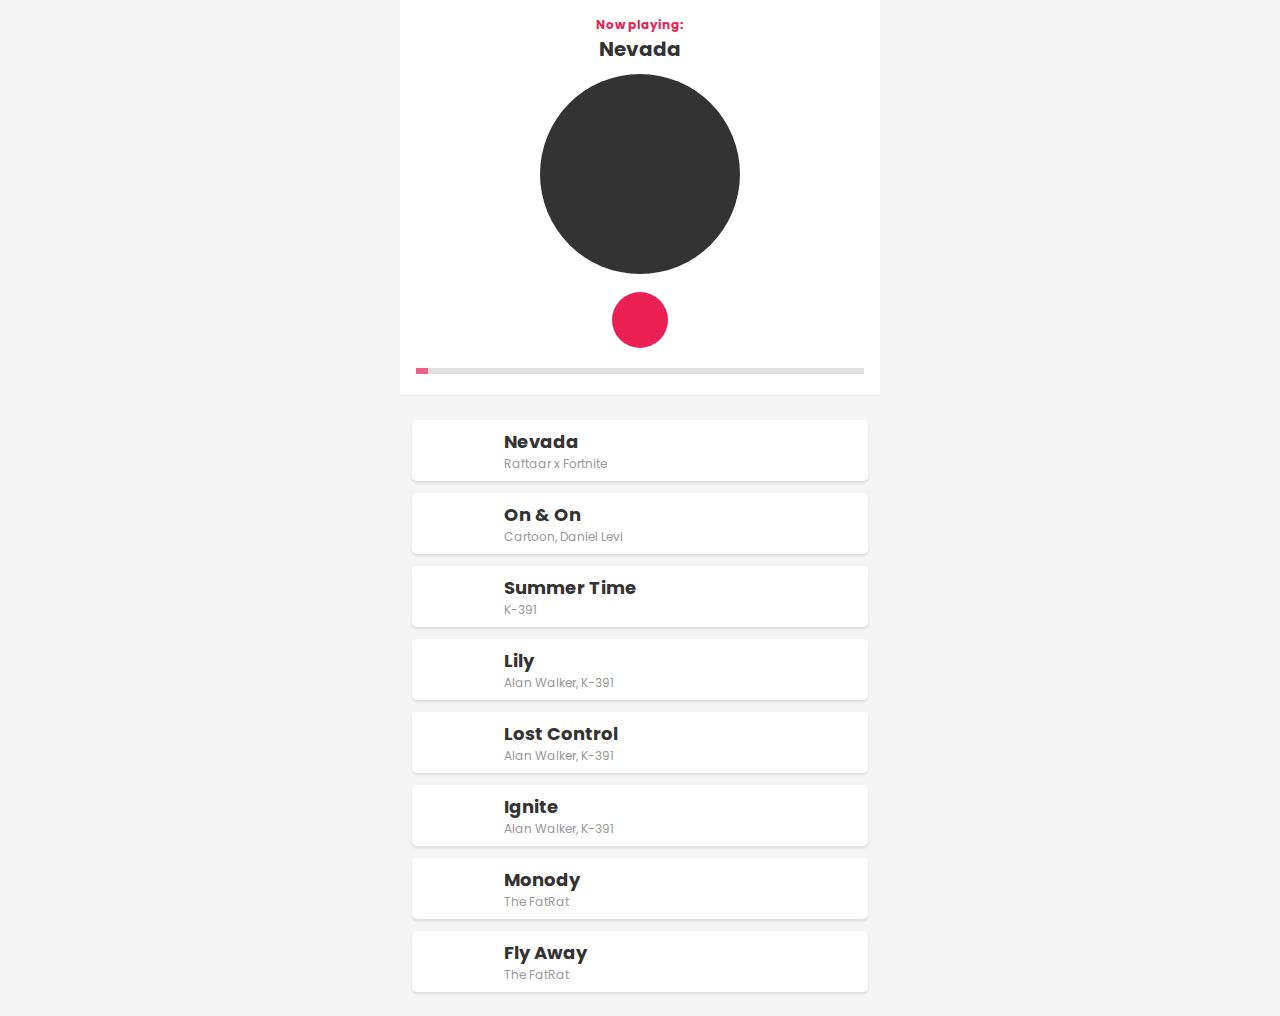
<file: js music/index.html>
<!DOCTYPE html>
<html lang="en">
<head>
    <meta charset="UTF-8">
    <meta http-equiv="X-UA-Compatible" content="IE=edge">
    <meta name="viewport" content="width=device-width, initial-scale=1.0">
    <title>Music player</title>
    <link rel="stylesheet" href="./style.css">
    <link rel="stylesheet" href="https://cdnjs.cloudflare.com/ajax/libs/font-awesome/5.15.2/css/all.min.css" integrity="sha512-HK5fgLBL+xu6dm/Ii3z4xhlSUyZgTT9tuc/hSrtw6uzJOvgRr2a9jyxxT1ely+B+xFAmJKVSTbpM/CuL7qxO8w==" crossorigin="anonymous" />
    <link rel="preconnect" href="https://fonts.gstatic.com">
    <link href="https://fonts.googleapis.com/css2?family=Poppins:wght@300;400;600&display=swap" rel="stylesheet">
</head>
<body>
    <div class="player">
        <!-- Dashboard -->
        <div class="dashboard">
          <!-- Header -->
          <header>
            <h4>Now playing:</h4>
            <h2>String 57th & 9th</h2>
          </header>
      
          <!-- CD -->
          <div class="cd">
            <div class="cd-thumb" style="background-image: url('https://i.ytimg.com/vi/jTLhQf5KJSc/maxresdefault.jpg')">
            </div>
          </div>
      
          <!-- Control -->
          <div class="control">
            <div class="btn btn-repeat">
              <i class="fas fa-redo"></i>
            </div>
            <div class="btn btn-prev">
              <i class="fas fa-step-backward"></i>
            </div>
            <div class="btn btn-toggle-play">
              <i class="fas fa-pause icon-pause"></i>
              <i class="fas fa-play icon-play"></i>
            </div>
            <div class="btn btn-next">
              <i class="fas fa-step-forward"></i>
            </div>
            <div class="btn btn-random">
              <i class="fas fa-random"></i>
            </div>
          </div>
      
          <input id="progress" class="progress" type="range" value="0" step="1" min="0" max="100">
      
          <audio id="audio" src=""></audio>
        </div>
      
        <!-- Playlist -->
        <div class="playlist">
          
        </div>
      </div>
    <script src="./main.js"></script>
</body>
</html>
</file>
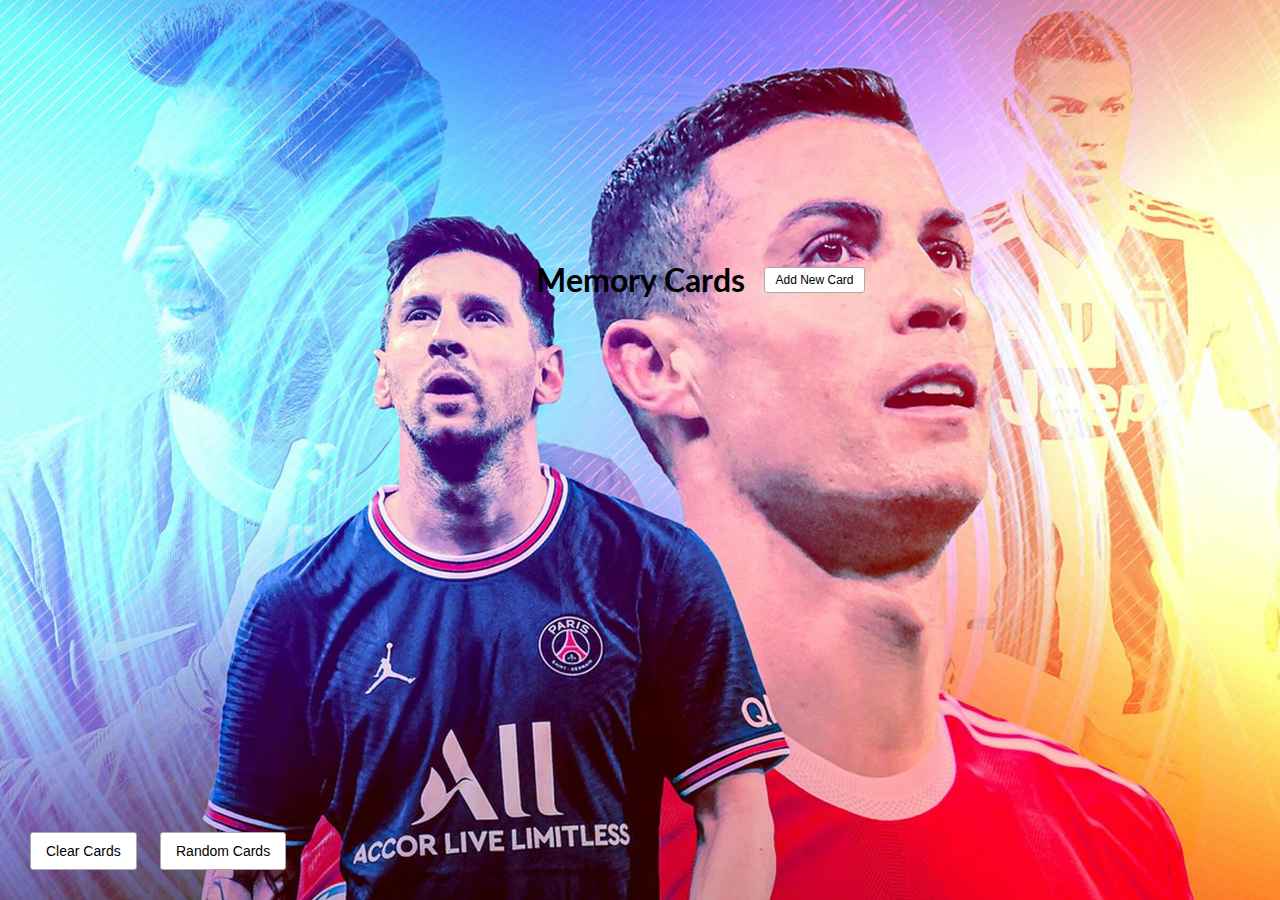
<file: js- memory card/index.html>
<!DOCTYPE html>
<html lang="en">
  <head>
    <meta charset="UTF-8" />
    <meta name="viewport" content="width=device-width, initial-scale=1.0" />
    <meta http-equiv="X-UA-Compatible" content="ie=edge" />
    <link
      rel="stylesheet"
      href="https://cdnjs.cloudflare.com/ajax/libs/font-awesome/5.11.2/css/all.min.css"
      integrity="sha256-+N4/V/SbAFiW1MPBCXnfnP9QSN3+Keu+NlB+0ev/YKQ="
      crossorigin="anonymous"
    />
    <link rel="stylesheet" href="./style.css" />
    <title>Memory Cards</title>
  </head>
  <body>
    <button id="clear" class="clear btn">
      <i class="fas fa-trash"></i> Clear Cards
    </button>
    <button id="random" class="random btn">
       Random Cards
    </button>

    <h1>
      Memory Cards
      <button id="show" class="btn btn-small">
        <i class="fas fa-plus"></i> Add New Card
      </button>
    </h1>

    <div id="cards-container" class="cards">
       <!-- <div class="card active">
        <div class="inner-card">
          <div class="inner-card-front">
              <p>Phát triển ứng dụng di động và thiết ké web</p>
              <div>
                <input type="text" id="text" class="text">
                <input type="submit" id="submit" class="submit">
                <span id="warning" class="warning">Không chính xác. Vui lòng nhập lại!!!</span>
              </div>
          </div>
          <div class="inner-card-back">
            <p>
              A programming language
            </p>
          </div>
        </div>
      </div>

      <div class="card">
        <div class="inner-card">
          <div class="inner-card-front">
            <p>
              What is PHP?
            </p>
          </div>
          <div class="inner-card-back">
            <p>
              A programming language
            </p>
          </div>
        </div>
      </div>  -->
    </div>

    <div class="navigation">
      <button id="prev" class="nav-button">
        <i class="fas fa-arrow-left"></i>
      </button>

      <p id="current"></p>

      <button id="next" class="nav-button">
        <i class="fas fa-arrow-right"></i>
      </button>
    </div>

    <div id="add-container" class="add-container">
      <h1>
        Add New Card
        <button id="hide" class="btn btn-small btn-ghost">
          <i class="fas fa-times"></i>
        </button>
      </h1>

      <div class="form-group">
        <label for="question">Question</label>
        <textarea id="question" placeholder="Enter question..."></textarea>
      </div>

      <div class="form-group">
        <label for="answer">Answer</label>
        <textarea id="answer" placeholder="Enter Answer..."></textarea>
      </div>

      <button id="add-card" class="btn">
        <i class="fas fa-plus"></i> Add Card
      </button>
    </div>

    <script src="./main.js"></script>
  </body>
</html>
</file>
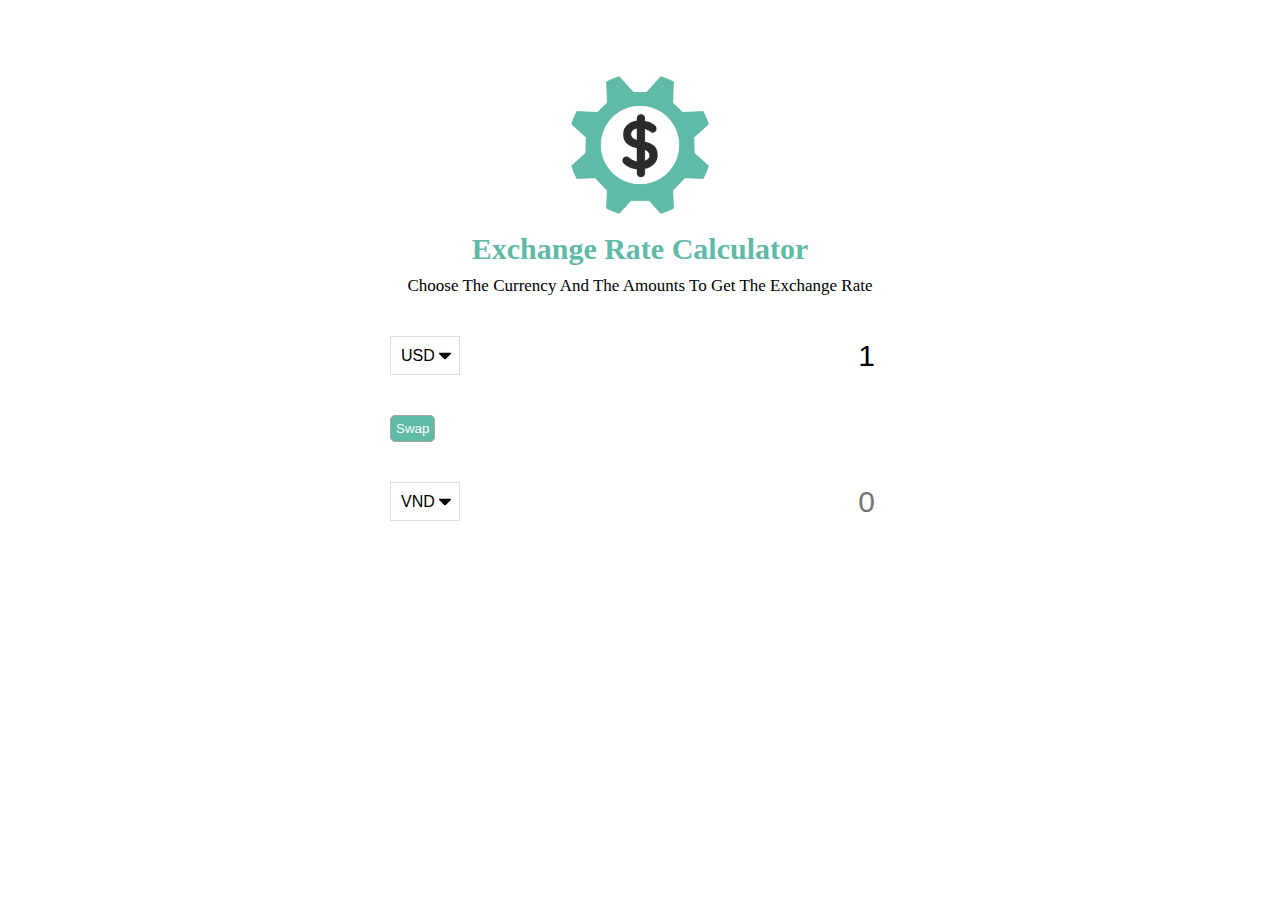
<file: js-app chuyển đổi giá trị tiền tệ/index.html>
<!DOCTYPE html>
<html lang="en">
<head>
    <meta charset="UTF-8">
    <meta http-equiv="X-UA-Compatible" content="IE=edge">
    <meta name="viewport" content="width=device-width, initial-scale=1.0">
    <title>Exchange Rate Calculator</title>
    <link rel="stylesheet" href="./style.css">
</head>
<body>
    <div class="main">
        <div class="header">
            <img src="./img/money.png" alt="money"/>
            <h1>Exchange Rate Calculator</h1>
            <p>Choose the currency and the amounts to get the exchange rate</p>
        </div>
        <div class="body">
            <div class="currency">
                <select id="currency-one">
                  <option value="AED">AED</option>
                  <option value="ARS">ARS</option>
                  <option value="AUD">AUD</option>
                  <option value="BGN">BGN</option>
                  <option value="BRL">BRL</option>
                  <option value="BSD">BSD</option>
                  <option value="CAD">CAD</option>
                  <option value="CHF">CHF</option>
                  <option value="CLP">CLP</option>
                  <option value="CNY">CNY</option>
                  <option value="COP">COP</option>
                  <option value="CZK">CZK</option>
                  <option value="DKK">DKK</option>
                  <option value="DOP">DOP</option>
                  <option value="EGP">EGP</option>
                  <option value="EUR">EUR</option>
                  <option value="FJD">FJD</option>
                  <option value="GBP">GBP</option>
                  <option value="GTQ">GTQ</option>
                  <option value="HKD">HKD</option>
                  <option value="HRK">HRK</option>
                  <option value="HUF">HUF</option>
                  <option value="IDR">IDR</option>
                  <option value="ILS">ILS</option>
                  <option value="INR">INR</option>
                  <option value="ISK">ISK</option>
                  <option value="JPY">JPY</option>
                  <option value="KRW">KRW</option>
                  <option value="KZT">KZT</option>
                  <option value="MXN">MXN</option>
                  <option value="MYR">MYR</option>
                  <option value="NOK">NOK</option>
                  <option value="NZD">NZD</option>
                  <option value="PAB">PAB</option>
                  <option value="PEN">PEN</option>
                  <option value="PHP">PHP</option>
                  <option value="PKR">PKR</option>
                  <option value="PLN">PLN</option>
                  <option value="PYG">PYG</option>
                  <option value="RON">RON</option>
                  <option value="RUB">RUB</option>
                  <option value="SAR">SAR</option>
                  <option value="SEK">SEK</option>
                  <option value="SGD">SGD</option>
                  <option value="THB">THB</option>
                  <option value="TRY">TRY</option>
                  <option value="TWD">TWD</option>
                  <option value="UAH">UAH</option>
                  <option value="USD" selected>USD</option>
                  <option value="UYU">UYU</option>
                  <option value="VND">VND</option>
                  <option value="ZAR">ZAR</option>
                </select>
                <input type="number" id="amount-one" placeholder="0" value="1" />
            </div>
        
            <div class="swap-rate-container">
                <button class="btn" id="swap">
                  Swap
                </button>
                <div class="rate" id="rate"></div>
            </div>
        
            <div class="currency">
                <select id="currency-two">
                  <option value="AED">AED</option>
                  <option value="ARS">ARS</option>
                  <option value="AUD">AUD</option>
                  <option value="BGN">BGN</option>
                  <option value="BRL">BRL</option>
                  <option value="BSD">BSD</option>
                  <option value="CAD">CAD</option>
                  <option value="CHF">CHF</option>
                  <option value="CLP">CLP</option>
                  <option value="CNY">CNY</option>
                  <option value="COP">COP</option>
                  <option value="CZK">CZK</option>
                  <option value="DKK">DKK</option>
                  <option value="DOP">DOP</option>
                  <option value="EGP">EGP</option>
                  <option value="EUR">EUR</option>
                  <option value="FJD">FJD</option>
                  <option value="GBP">GBP</option>
                  <option value="GTQ">GTQ</option>
                  <option value="HKD">HKD</option>
                  <option value="HRK">HRK</option>
                  <option value="HUF">HUF</option>
                  <option value="IDR">IDR</option>
                  <option value="ILS">ILS</option>
                  <option value="INR">INR</option>
                  <option value="ISK">ISK</option>
                  <option value="JPY">JPY</option>
                  <option value="KRW">KRW</option>
                  <option value="KZT">KZT</option>
                  <option value="MXN">MXN</option>
                  <option value="MYR">MYR</option>
                  <option value="NOK">NOK</option>
                  <option value="NZD">NZD</option>
                  <option value="PAB">PAB</option>
                  <option value="PEN">PEN</option>
                  <option value="PHP">PHP</option>
                  <option value="PKR">PKR</option>
                  <option value="PLN">PLN</option>
                  <option value="PYG">PYG</option>
                  <option value="RON">RON</option>
                  <option value="RUB">RUB</option>
                  <option value="SAR">SAR</option>
                  <option value="SEK">SEK</option>
                  <option value="SGD">SGD</option>
                  <option value="THB">THB</option>
                  <option value="TRY">TRY</option>
                  <option value="TWD">TWD</option>
                  <option value="UAH">UAH</option>
                  <option value="USD">USD</option>
                  <option value="UYU">UYU</option>
                  <option value="VND" selected>VND</option>
                  <option value="ZAR">ZAR</option>
                </select>
                <input type="number" id="amount-two" placeholder="0" />
            </div>
        </div>
    </div>
    <script src="./main.js"></script>
</body>
</html>
</file>
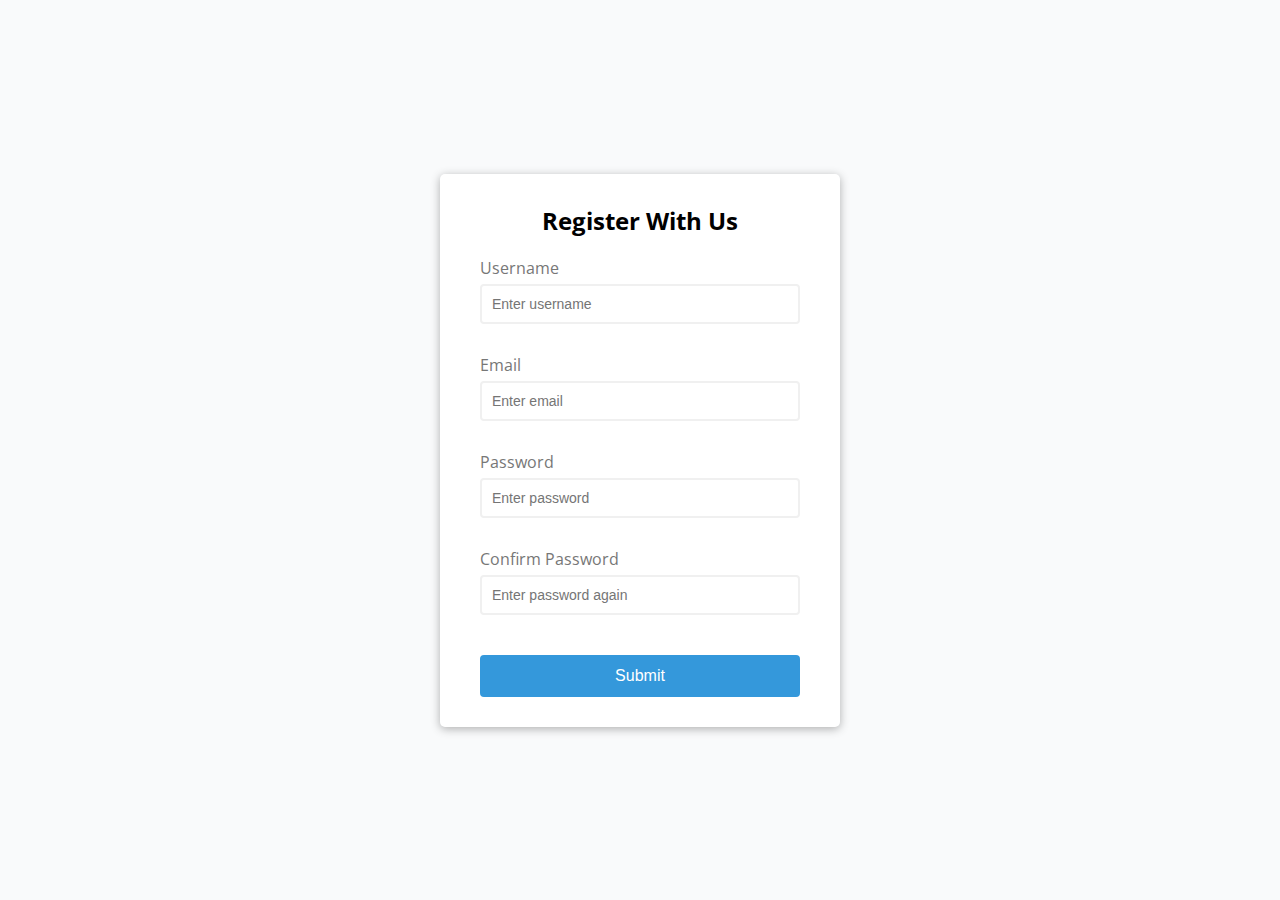
<file: js-form validation/index.html>
<!DOCTYPE html>
<html lang="en">
  <head>
    <meta charset="UTF-8" />
    <meta name="viewport" content="width=device-width, initial-scale=1.0" />
    <meta http-equiv="X-UA-Compatible" content="ie=edge" />
    <link rel="stylesheet" href="./style.css" />
    <title>Form Validator</title>
  </head>
  <body>
    <div class="container">
      <form id="form" class="form">
        <h2>Register With Us</h2>
        <div class="form-control">
          <label for="username">Username</label>
          <input type="text" id="username" placeholder="Enter username" />
          <small>Error message</small>
        </div>
        <div class="form-control">
          <label for="email">Email</label>
          <input type="text" id="email" placeholder="Enter email" />
          <small>Error message</small>
        </div>
        <div class="form-control">
          <label for="password">Password</label>
          <input type="password" id="password" placeholder="Enter password" />
          <small>Error message</small>
        </div>
        <div class="form-control">
          <label for="password2">Confirm Password</label>
          <input
            type="password"
            id="password2"
            placeholder="Enter password again"
          />
          <small>Error message</small>
        </div>
        <button type="submit">Submit</button>
      </form>
    </div>

    <script src="./main.js"></script>
  </body>
</html>
</file>
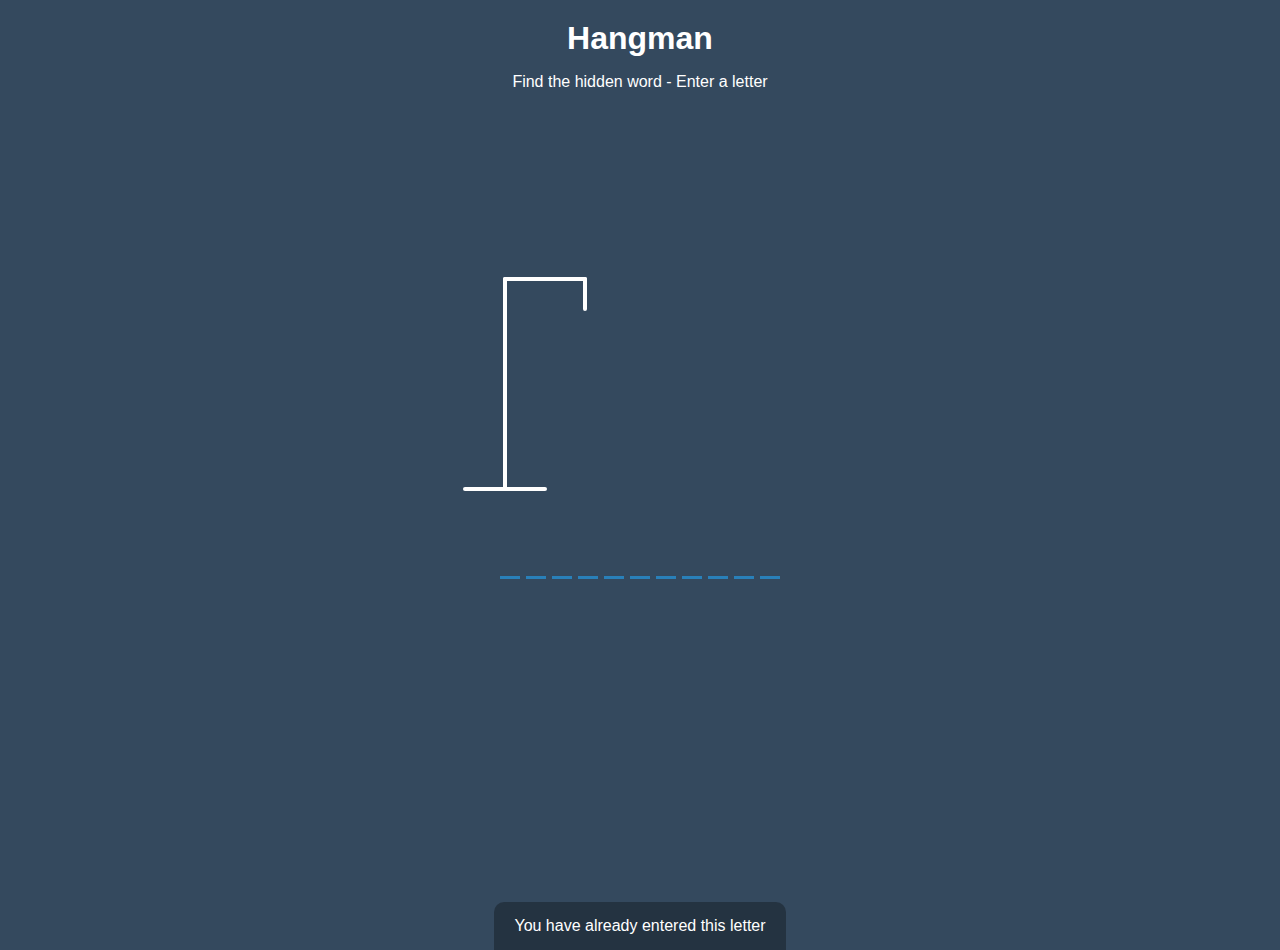
<file: js-hangman/index.html>
<!DOCTYPE html>
<html lang="en">
  <head>
    <meta charset="UTF-8" />
    <meta name="viewport" content="width=device-width, initial-scale=1.0" />
    <meta http-equiv="X-UA-Compatible" content="ie=edge" />
    <link rel="stylesheet" href="./style.css">
    <title>Hangman</title>
  </head>
  <body>
    <h1>Hangman</h1>
    <p>Find the hidden word - Enter a letter</p>
    <div class="game-container">
      <svg height="250" width="200" class="figure-container">
        <!-- Rod -->
        <line x1="60" y1="20" x2="140" y2="20" />
        <line x1="140" y1="20" x2="140" y2="50" />
        <line x1="60" y1="20" x2="60" y2="230" />
        <line x1="20" y1="230" x2="100" y2="230" />

        <!-- Head -->
        <circle cx="140" cy="70" r="20" class="figure-part" />
        <!-- Body -->
        <line x1="140" y1="90" x2="140" y2="150" class="figure-part" />
        <!-- Arms -->
        <line x1="140" y1="120" x2="120" y2="100" class="figure-part" />
        <line x1="140" y1="120" x2="160" y2="100" class="figure-part" />
        <!-- Legs -->
        <line x1="140" y1="150" x2="120" y2="180" class="figure-part" />
        <line x1="140" y1="150" x2="160" y2="180" class="figure-part" />
      </svg>

      <div class="wrong-letters-container">
        <div id="wrong-letters"></div>
      </div>

      <div class="word" id="word"></div>
    </div>

    <!-- Container for final message -->
    <div class="popup-container" id="popup-container">
      <div class="popup">
        <h2 id="final-message"></h2>
        <h3 id="final-message-reveal-word"></h3>
        <button id="play-button">Play Again</button>
      </div>
    </div>

    <!-- Notification -->
    <div class="notification-container" id="notification-container">
      <p>You have already entered this letter</p>
    </div>

    <script src="./main.js"></script>
  </body>
</html>
</file>
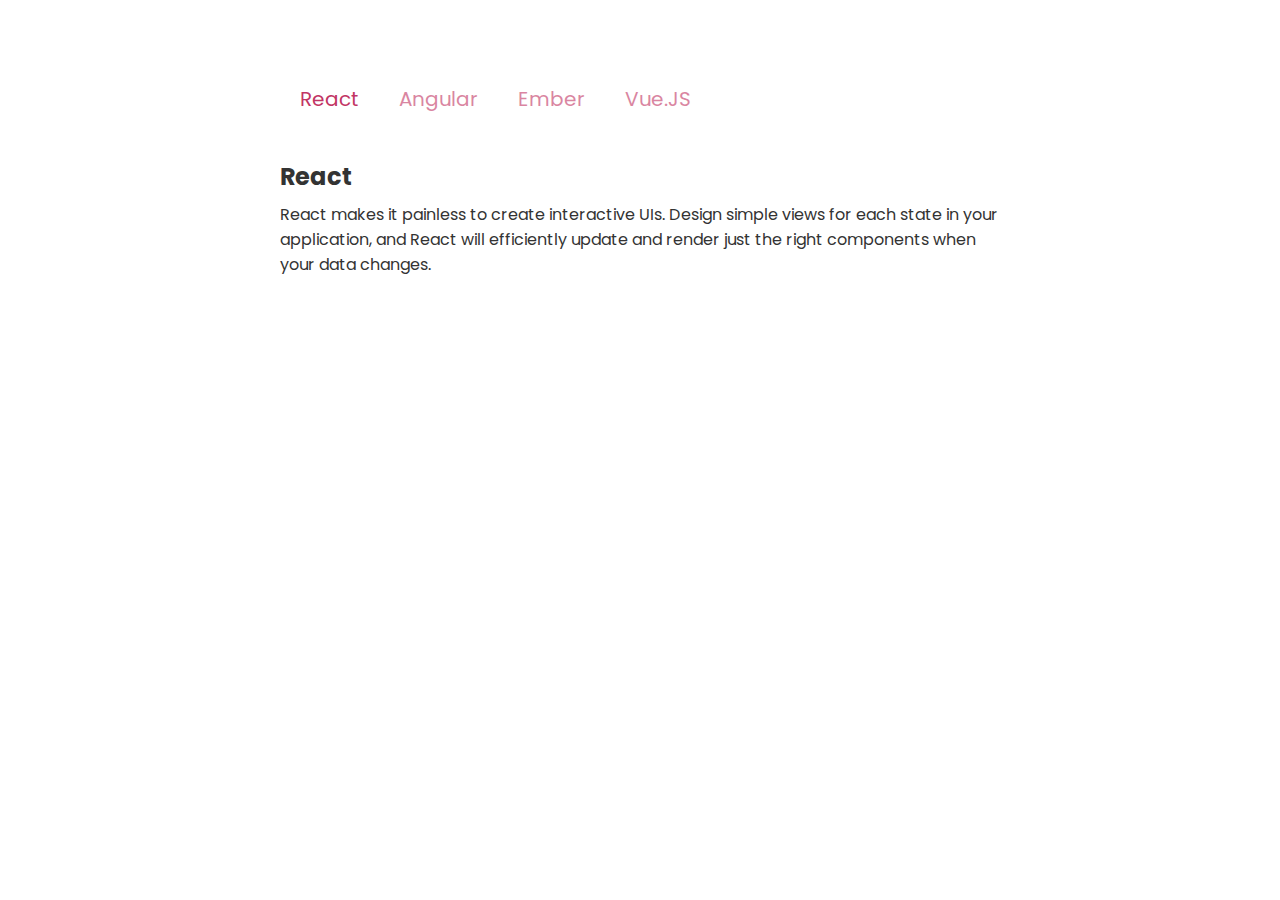
<file: js-tabs/index.html>
<!DOCTYPE html>
<html lang="en">
<head>
    <meta charset="UTF-8">
    <meta http-equiv="X-UA-Compatible" content="IE=edge">
    <meta name="viewport" content="width=device-width, initial-scale=1.0">
    <link rel="preconnect" href="https://fonts.gstatic.com">
    <link rel="stylesheet" href="https://cdnjs.cloudflare.com/ajax/libs/font-awesome/5.15.2/css/all.min.css" integrity="sha512-HK5fgLBL+xu6dm/Ii3z4xhlSUyZgTT9tuc/hSrtw6uzJOvgRr2a9jyxxT1ely+B+xFAmJKVSTbpM/CuL7qxO8w==" crossorigin="anonymous" />
    <link href="https://fonts.googleapis.com/css2?family=Poppins:wght@300;400;500;600&display=swap" rel="stylesheet">
    <link rel="stylesheet" href="./style.css">
    <title>Tabs</title>
</head>
<body>
    <div>
        <!-- Tab items -->
        <div class="tabs">
          <div class="tab-item active">
            <i class="tab-icon fas fa-code"></i>
            React
          </div>
          <div class="tab-item">
            <i class="tab-icon fas fa-cog"></i>
            Angular
          </div>
          <div class="tab-item">
            <i class="tab-icon fas fa-plus-circle"></i>
            Ember
          </div>
          <div class="tab-item">
            <i class="tab-icon fas fa-pen-nib"></i>
            Vue.JS
          </div>
          <div class="line"></div>
        </div>
      
        <!-- Tab content -->
        <div class="tab-content">
          <div class="tab-pane active">
            <h2>React</h2>
            <p>React makes it painless to create interactive UIs. Design simple views for each state in your application, and React will efficiently update and render just the right components when your data changes.</p>
          </div>
          <div class="tab-pane">
            <h2>Angular</h2>
            <p>Angular is an application design framework and development platform for creating efficient and sophisticated single-page apps.</p>
          </div>
          <div class="tab-pane">
            <h2>Ember</h2>
            <p>Ember.js is a productive, battle-tested JavaScript framework for building modern web applications. It includes everything you need to build rich UIs that work on any device.</p>
          </div>
          <div class="tab-pane">
            <h2>Vue.js</h2>
            <p>Vue (pronounced /vjuː/, like view) is a progressive framework for building user interfaces. Unlike other monolithic frameworks, Vue is designed from the ground up to be incrementally adoptable. </p>
          </div>
        </div>
      </div>
    <script src="./main.js"></script>
</body>
</html>
</file>
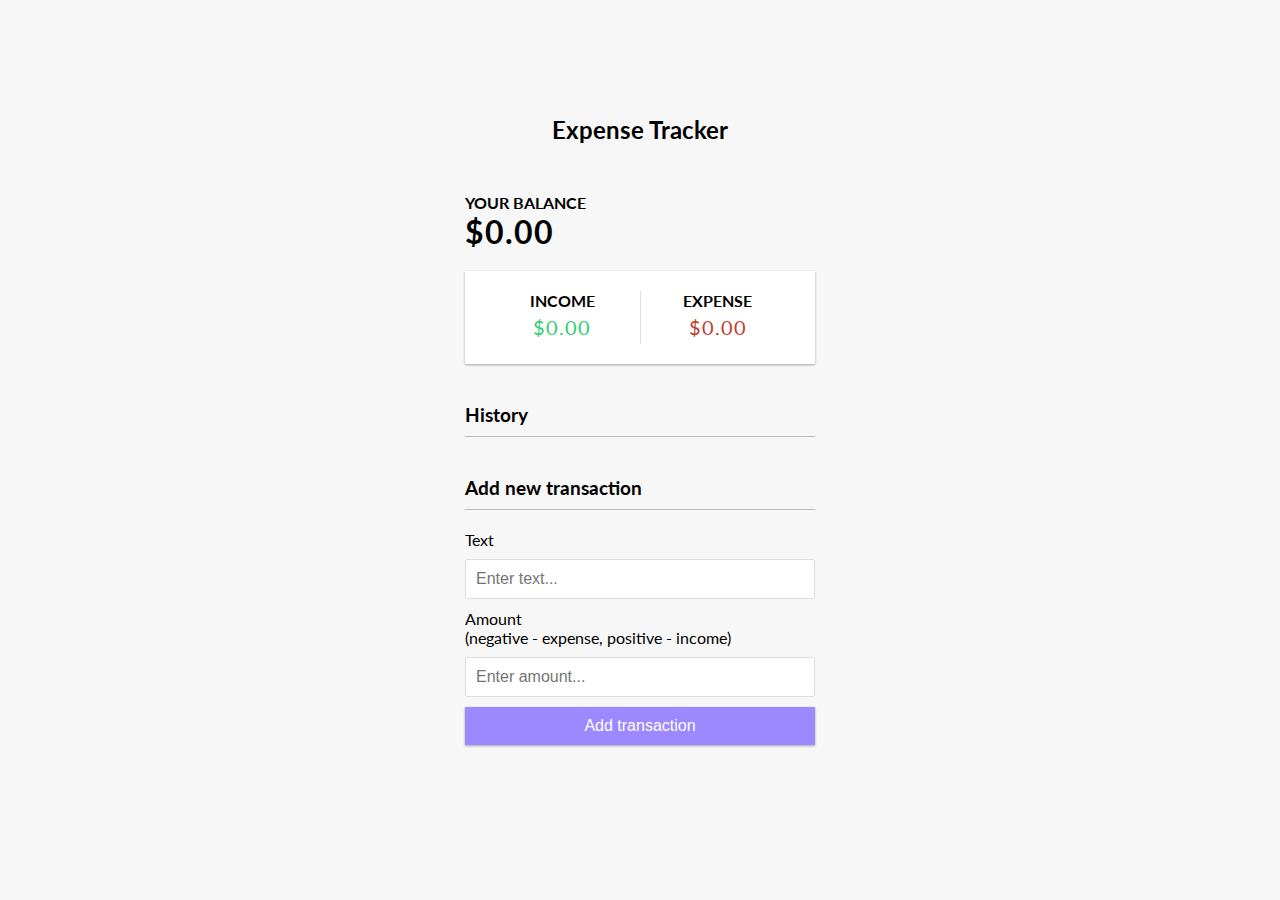
<file: js-thu chi/index.html>
<!DOCTYPE html>
<html lang="en">

<head>
  <meta charset="UTF-8">
  <meta http-equiv="X-UA-Compatible" content="IE=edge">
  <meta name="viewport" content="width=device-width, initial-scale=1.0">
  <title>THU CHI</title>
  <link rel="stylesheet" href="./style.css">
</head>

<body>
  <h2>Expense Tracker</h2>

  <div class="container">
    <h4>Your Balance</h4>
    <h1 id="balance">$0.00</h1>

    <div class="inc-exp-container">
      <div>
        <h4>Income</h4>
        <p id="money-plus" class="money plus">$0.00</p>
      </div>
      <div>
        <h4>Expense</h4>
        <p id="money-minus" class="money minus">$0.00</p>
      </div>
    </div>

    <h3>History</h3>
    <ul id="list" class="list">
      <!-- <li class="minus">
        Cash <span>-$400</span><button class="delete-btn">x</button>
      </li> -->
    </ul>

    <h3>Add new transaction</h3>
    <form id="form">
      <div class="form-control">
        <label for="text">Text</label>
        <input type="text" id="text" placeholder="Enter text..." />
      </div>
      <div class="form-control">
        <label for="amount">Amount <br />
          (negative - expense, positive - income)</label>
        <input type="number" id="amount" placeholder="Enter amount..." />
      </div>
      <button class="btn">Add transaction</button>
    </form>
  </div>
  <script src="./main.js"></script>
</body>

</html>
</file>
<file: js music/style.css>
:root {
    --primary-color: #ec1f55;
    --text-color: #333;
  }
  
  * {
    padding: 0;
    margin: 0;
    box-sizing: inherit;
  }
  
  body {
    background-color: #f5f5f5;
  }
  
  html {
    box-sizing: border-box;
    font-family: "Poppins", sans-serif;
  }
  
  .player {
    position: relative;
    max-width: 480px;
    margin: 0 auto;
  }
  
  .player .icon-pause {
    display: none;
  }
  
  .player.playing .icon-pause {
    display: inline-block;
  }
  
  .player.playing .icon-play {
    display: none;
  }
  
  .dashboard {
    padding: 16px 16px 14px;
    background-color: #fff;
    position: fixed;
    top: 0;
    width: 100%;
    max-width: 480px;
    border-bottom: 1px solid #ebebeb;
  }
  
  /* HEADER */
  header {
    text-align: center;
    margin-bottom: 10px;
  }
  
  header h4 {
    color: var(--primary-color);
    font-size: 12px;
  }
  
  header h2 {
    color: var(--text-color);
    font-size: 20px;
  }
  
  /* CD */
  .cd {
    display: flex;
    margin: auto;
    width: 200px;
  }
  
  .cd-thumb {
    width: 100%;
    padding-top: 100%;
    border-radius: 50%;
    background-color: #333;
    background-size: cover;
    margin: auto;
  }
  
  /* CONTROL */
  .control {
    display: flex;
    align-items: center;
    justify-content: space-around;
    padding: 18px 0 8px 0;
  }
  
  .control .btn {
    color: #666;
    padding: 18px;
    font-size: 18px;
    cursor: pointer;
  }
  
  .control .btn.active {
    color: var(--primary-color);
  }
  
  .control .btn-toggle-play {
    width: 56px;
    height: 56px;
    border-radius: 50%;
    font-size: 24px;
    color: #fff;
    display: flex;
    align-items: center;
    justify-content: center;
    background-color: var(--primary-color);
  }
  
  .progress {
    width: 100%;
    -webkit-appearance: none;
    height: 6px;
    background: #d3d3d3;
    outline: none;
    opacity: 0.7;
    -webkit-transition: 0.2s;
    transition: opacity 0.2s;
  }
  
  .progress::-webkit-slider-thumb {
    -webkit-appearance: none;
    appearance: none;
    width: 12px;
    height: 6px;
    background-color: var(--primary-color);
    cursor: pointer;
  }
  
  /* PLAYLIST */
  .playlist {
    margin-top: 408px;
    padding: 12px;
  }
  
  .song {
    display: flex;
    align-items: center;
    margin-bottom: 12px;
    background-color: #fff;
    padding: 8px 16px;
    border-radius: 5px;
    box-shadow: 0 2px 3px rgba(0, 0, 0, 0.1);
  }
  
  .song.active {
    background-color: var(--primary-color);
  }
  
  .song:active {
    opacity: 0.8;
  }
  
  .song.active .option,
  .song.active .author,
  .song.active .title {
    color: #fff;
  }
  
  .song .thumb {
    width: 44px;
    height: 44px;
    border-radius: 50%;
    background-size: cover;
    margin: 0 8px;
  }
  
  .song .body {
    flex: 1;
    padding: 0 16px;
  }
  
  .song .title {
    font-size: 18px;
    color: var(--text-color);
  }
  
  .song .author {
    font-size: 12px;
    color: #999;
  }
  
  .song .option {
    padding: 16px 8px;
    color: #999;
    font-size: 18px;
  }
</file>
<file: js- memory card/style.css>
@import url('https://fonts.googleapis.com/css?family=Lato:300,500,700&display=swap');

* {
  box-sizing: border-box;
}

body {
  background-image: url('./messironaldo-getty-ap-ringer-j-9169-4457-1647588482.jpg');
  background-position: center;
  background-size: 100%;
  background-repeat: no-repeat;
  display: flex;
  flex-direction: column;
  align-items: center;
  justify-content: center;
  height: 100vh;
  margin: 0;
  overflow: hidden;
  font-family: 'Lato', sans-serif;
}

h1 {
  position: relative;
}

h1 button {
  position: absolute;
  right: 0;
  transform: translate(120%, -50%);
  z-index: 2;
}

.btn {
  cursor: pointer;
  background-color: #fff;
  border: 1px solid #aaa;
  border-radius: 3px;
  font-size: 14px;
  margin-top: 20px;
  padding: 10px 15px;
}

.btn-small {
  font-size: 12px;
  padding: 5px 10px;
}

.btn-ghost {
  border: 0;
  background-color: transparent;
}

.clear {
  position: absolute;
  bottom: 30px;
  left: 30px;
}

.random {
  position: absolute;
  bottom: 30px;
  left: 160px;
}

.cards {
  perspective: 1000px;
  position: relative;
  height: 300px;
  width: 500px;
  max-width: 100%;
}

.card {
  position: absolute;
  opacity: 0;
  font-size: 1.5em;
  top: 0;
  left: 0;
  height: 100%;
  width: 100%;
  transform: translateX(50%) rotateY(-10deg);
  transition: transform 0.4s ease, opacity 0.4s ease;
}

.card.active {
  cursor: pointer;
  opacity: 1;
  z-index: 10;
  transform: translateX(0) rotateY(0deg);
}

.card.left {
  transform: translateX(-50%) rotateY(10deg);
}

.inner-card {
  box-shadow: 0 1px 10px rgba(0, 0, 0, 0.3);
  border-radius: 4px;
  height: 100%;
  width: 100%;
  position: relative;
  transform-style: preserve-3d;
  transition: transform 0.4s ease;
}

.card.show-answer .inner-card {
  transform: rotateX(180deg);
}

.inner-card-front{
    backface-visibility: hidden;
    position: absolute;
    top: 0;
    left: 0;
    display: block;
    height: 100%;
    width: 100%;
    background: #fff;
}

.inner-card-front p{
    text-align: center;
    margin-top: 110px;
    margin-bottom: 50px;
}

.inner-card-front .text{
    width: 100%;
    font-size: 20px;
}

.inner-card-front div{
    position:absolute;
    left: 90px;
    top: 210px;
}

.inner-card-front .warning{
    display: none;
    font-size: 15px;
}

.inner-card-back {
  backface-visibility: hidden;
  position: absolute;
  top: 0;
  left: 0;
  display: flex;
  align-items: center;
  justify-content: center;
  height: 100%;
  width: 100%;
  background: #fff;
}

.inner-card-back .comeback{
    position: absolute;
    left: 210px;
    top: 250px;
    padding: 3px
}

.inner-card-front {
  transform: rotateX(0deg);
  z-index: 2;
}

.inner-card-back {
  transform: rotateX(180deg);
}

.inner-card-front::after,
.inner-card-back::after {
  content: '\f021  Flip';
  font-family: 'Font Awesome 5 Free', Lato, sans-serif;
  position: absolute;
  top: 10px;
  right: 10px;
  font-weight: bold;
  font-size: 16px;
  color: #ddd;
}

.navigation {
  display: flex;
  margin: 20px 0;
}

.navigation .nav-button {
  border: none;
  background-color: transparent;
  cursor: pointer;
  font-size: 16px;
  color: #fff;
}

.navigation p {
  margin: 0 25px;
  color: #fff;
}

.add-container {
  opacity: 0;
  z-index: -1;
  background-color: #f0f0f0;
  border-top: 2px solid #eee;
  display: flex;
  flex-direction: column;
  align-items: center;
  justify-content: center;
  padding: 10px 0;
  position: absolute;
  top: 0;
  bottom: 0;
  width: 100%;
  transition: 0.3s ease;
}

.add-container.show {
  opacity: 1;
  z-index: 2;
}

.add-container h3 {
  margin: 10px 0;
}

.form-group label {
  display: block;
  margin: 20px 0 10px;
}

.form-group textarea {
  border: 1px solid #aaa;
  border-radius: 3px;
  font-size: 16px;
  padding: 12px;
  min-width: 500px;
  max-width: 100%;
}
</file>
<file: js-app chuyển đổi giá trị tiền tệ/style.css>
*{
    margin: 0;padding: 0;
    text-decoration: none;
    text-transform: capitalize;
}

html{
    font-size: 62.5%;
}

.main{
    width: 500px;
    margin: 7rem auto;
}

.header{
    text-align: center;
}

.header img{
    width: 30%;
}

.header h1{
    padding-top: 10px;
    color: #5FBAA7;
    font-size: 3rem;
}

.header p{
    font-size: 1.7rem;
    padding-top: 10px;
}

.currency {
    padding: 40px 0;
    display: flex;
    align-items: center;
    justify-content: space-between;
  }
  
  .currency select {
    padding: 10px 20px 10px 10px;
    -moz-appearance: none;
    -webkit-appearance: none;
    appearance: none;
    border: 1px solid #dedede;
    font-size: 16px;
    /*  You may not need these following lines. The arrow did not show for me on MacOS/Chrome so I added it. Just remove it if you would like  */
    background: transparent;
    background-image: url('data:image/svg+xml;charset=US-ASCII,%3Csvg%20xmlns%3D%22http%3A%2F%2Fwww.w3.org%2F2000%2Fsvg%22%20width%3D%22292.4%22%20height%3D%22292.4%22%3E%3Cpath%20fill%3D%22%20000002%22%20d%3D%22M287%2069.4a17.6%2017.6%200%200%200-13-5.4H18.4c-5%200-9.3%201.8-12.9%205.4A17.6%2017.6%200%200%200%200%2082.2c0%205%201.8%209.3%205.4%2012.9l128%20127.9c3.6%203.6%207.8%205.4%2012.8%205.4s9.2-1.8%2012.8-5.4L287%2095c3.5-3.5%205.4-7.8%205.4-12.8%200-5-1.9-9.2-5.5-12.8z%22%2F%3E%3C%2Fsvg%3E');
    background-position: right 8px top 50%, 0, 0;
    background-size: 12px auto, 100%;
    background-repeat: no-repeat;
  }
  
  .currency input {
    border: 0;
    background: transparent;
    font-size: 30px;
    text-align: right;
  }
  
  .swap-rate-container {
    display: flex;
    align-items: center;
    justify-content: space-between;
  }
  #swap{
    background-color: #5FBAA7;
    border: 1px solid rgb(176, 161, 161);
    border-radius: .5rem;
    padding: .5rem;
    color: #fff;
    cursor: pointer;
  }
  .rate {
    color: #5FBAA7;
    font-size: 14px;
    padding: 0 10px;
  }
  
  select:focus,
  input:focus,
  button:focus {
    outline: 0;
  }
</file>
<file: js-form validation/style.css>
@import url('https://fonts.googleapis.com/css?family=Open+Sans&display=swap');

:root {
  --success-color: #2ecc71;
  --error-color: #e74c3c;
}

* {
  box-sizing: border-box;
}

body {
  background-color: #f9fafb;
  font-family: 'Open Sans', sans-serif;
  display: flex;
  align-items: center;
  justify-content: center;
  min-height: 100vh;
  margin: 0;
}

.container {
  background-color: #fff;
  border-radius: 5px;
  box-shadow: 0 2px 10px rgba(0, 0, 0, 0.3);
  width: 400px;
}

h2 {
  text-align: center;
  margin: 0 0 20px;
}

.form {
  padding: 30px 40px;
}

.form-control {
  margin-bottom: 10px;
  padding-bottom: 20px;
  position: relative;
}

.form-control label {
  color: #777;
  display: block;
  margin-bottom: 5px;
}

.form-control input {
  border: 2px solid #f0f0f0;
  border-radius: 4px;
  display: block;
  width: 100%;
  padding: 10px;
  font-size: 14px;
}

.form-control input:focus {
  outline: 0;
  border-color: #777;
}

.form-control.success input {
  border-color: var(--success-color);
}

.form-control.error input {
  border-color: var(--error-color);
}

.form-control small {
  color: var(--error-color);
  position: absolute;
  bottom: 0;
  left: 0;
  visibility: hidden;
}

.form-control.error small {
  visibility: visible;
}

.form button {
  cursor: pointer;
  background-color: #3498db;
  border: 2px solid #3498db;
  border-radius: 4px;
  color: #fff;
  display: block;
  font-size: 16px;
  padding: 10px;
  margin-top: 20px;
  width: 100%;
}
</file>
<file: js-hangman/style.css>
* {
    box-sizing: border-box;
  }
  
  body {
    background-color: #34495e;
    color: #fff;
    font-family: Arial, Helvetica, sans-serif;
    display: flex;
    flex-direction: column;
    align-items: center;
    height: 80vh;
    margin: 0;
    overflow: hidden;
  }
  
  h1 {
    margin: 20px 0 0;
  }
  
  .game-container {
    padding: 20px 30px;
    position: relative;
    margin: auto;
    height: 350px;
    width: 450px;
  }
  
  .figure-container {
    fill: transparent;
    stroke: #fff;
    stroke-width: 4px;
    stroke-linecap: round;
  }
  
  .figure-part {
    display: none;
  }
  
  .wrong-letters-container {
    position: absolute;
    top: 20px;
    right: 20px;
    display: flex;
    flex-direction: column;
    text-align: right;
  }
  
  .wrong-letters-container p {
    margin: 0 0 5px;
  }
  
  .wrong-letters-container span {
    font-size: 24px;
  }
  
  .word {
    display: flex;
    position: absolute;
    bottom: 10px;
    left: 50%;
    transform: translateX(-50%);
  }
  
  .letter {
    border-bottom: 3px solid #2980b9;
    display: inline-flex;
    font-size: 30px;
    align-items: center;
    justify-content: center;
    margin: 0 3px;
    height: 50px;
    width: 20px;
  }
  
  .popup-container {
    background-color: rgba(0, 0, 0, 0.3);
    position: fixed;
    top: 0;
    bottom: 0;
    left: 0;
    right: 0;
    /* display: flex; */
    display: none;
    align-items: center;
    justify-content: center;
  }
  
  .popup {
    background: #2980b9;
    border-radius: 5px;
    box-shadow: 0 15px 10px 3px rgba(0, 0, 0, 0.1);
    padding: 20px;
    text-align: center;
  }
  
  .popup button {
    cursor: pointer;
    background-color: #fff;
    color: #2980b9;
    border: 0;
    margin-top: 20px;
    padding: 12px 20px;
    font-size: 16px;
  }
  
  .popup button:active {
    transform: scale(0.98);
  }
  
  .popup button:focus {
    outline: 0;
  }
  
  .notification-container {
    background-color: rgba(0, 0, 0, 0.3);
    border-radius: 10px 10px 0 0;
    padding: 15px 20px;
    position: absolute;
    bottom: -50px;
    transition: transform 0.3s ease-in-out;
  }
  
  .notification-container p {
    margin: 0;
  }
  
  .notification-container.show {
    transform: translateY(-50px);
  }
</file>
<file: js-tabs/style.css>
* {
    padding: 0;
    margin: 0;
    box-sizing: border-box;
  }
  body {
    display: flex;
    font-family: "Poppins", sans-serif;
  }
  body > div {
    margin: 5% auto 0;
    max-width: 720px;
  }
  .tabs {
    display: flex;
    position: relative;
  }
  .tabs .line {
    position: absolute;
    left: 0;
    bottom: 0;
    width: 0;
    height: 6px;
    border-radius: 15px;
    background-color: #c23564;
    transition: all 0.2s ease;
  }
  .tab-item {
    min-width: 80px;
    padding: 16px 20px 11px 20px;
    font-size: 20px;
    text-align: center;
    color: #c23564;
    background-color: #fff;
    border-top-left-radius: 5px;
    border-top-right-radius: 5px;
    border-bottom: 5px solid transparent;
    opacity: 0.6;
    cursor: pointer;
    transition: all 0.5s ease;
  }
  .tab-icon {
    font-size: 24px;
    width: 32px;
    position: relative;
    top: 2px;
  }
  .tab-item:hover {
    opacity: 1;
    background-color: rgba(194, 53, 100, 0.05);
    border-color: rgba(194, 53, 100, 0.1);
  }
  .tab-item.active {
    opacity: 1;
  }
  .tab-content {
    padding: 28px 0;
  }
  .tab-pane {
    color: #333;
    display: none;
  }
  .tab-pane.active {
    display: block;
  }
  .tab-pane h2 {
    font-size: 24px;
    margin-bottom: 8px;
  }
</file>
<file: js-thu chi/style.css>
@import url('https://fonts.googleapis.com/css?family=Lato&display=swap');

:root {
  --box-shadow: 0 1px 3px rgba(0, 0, 0, 0.12), 0 1px 2px rgba(0, 0, 0, 0.24);
}

* {
  box-sizing: border-box;
}

body {
  background-color: #f7f7f7;
  display: flex;
  flex-direction: column;
  align-items: center;
  justify-content: center;
  min-height: 100vh;
  margin: 0;
  font-family: 'Lato', sans-serif;
}

.container {
  margin: 30px auto;
  width: 350px;
}

h1 {
  letter-spacing: 1px;
  margin: 0;
}

h3 {
  border-bottom: 1px solid #bbb;
  padding-bottom: 10px;
  margin: 40px 0 10px;
}

h4 {
  margin: 0;
  text-transform: uppercase;
}

.inc-exp-container {
  background-color: #fff;
  box-shadow: var(--box-shadow);
  padding: 20px;
  display: flex;
  justify-content: space-between;
  margin: 20px 0;
}

.inc-exp-container > div {
  flex: 1;
  text-align: center;
}

.inc-exp-container > div:first-of-type {
  border-right: 1px solid #dedede;
}

.money {
  font-size: 20px;
  letter-spacing: 1px;
  margin: 5px 0;
}

.money.plus {
  color: #2ecc71;
}

.money.minus {
  color: #c0392b;
}

label {
  display: inline-block;
  margin: 10px 0;
}

input[type='text'],
input[type='number'] {
  border: 1px solid #dedede;
  border-radius: 2px;
  display: block;
  font-size: 16px;
  padding: 10px;
  width: 100%;
}

.btn {
  cursor: pointer;
  background-color: #9c88ff;
  box-shadow: var(--box-shadow);
  color: #fff;
  border: 0;
  display: block;
  font-size: 16px;
  margin: 10px 0 30px;
  padding: 10px;
  width: 100%;
}

.btn:focus,
.delete-btn:focus {
  outline: 0;
}

.list {
  list-style-type: none;
  padding: 0;
  margin-bottom: 40px;
}

.list li {
  background-color: #fff;
  box-shadow: var(--box-shadow);
  color: #333;
  display: flex;
  justify-content: space-between;
  position: relative;
  padding: 10px;
  margin: 10px 0;
}

.list li.plus {
  border-right: 5px solid #2ecc71;
}

.list li.minus {
  border-right: 5px solid #c0392b;
}

.delete-btn {
  cursor: pointer;
  background-color: #e74c3c;
  border: 0;
  color: #fff;
  font-size: 20px;
  line-height: 20px;
  padding: 2px 5px;
  position: absolute;
  top: 50%;
  left: 0;
  transform: translate(-100%, -50%);
  opacity: 0;
  transition: opacity 0.3s ease;
}

.list li:hover .delete-btn {
  opacity: 1;
}
</file>
